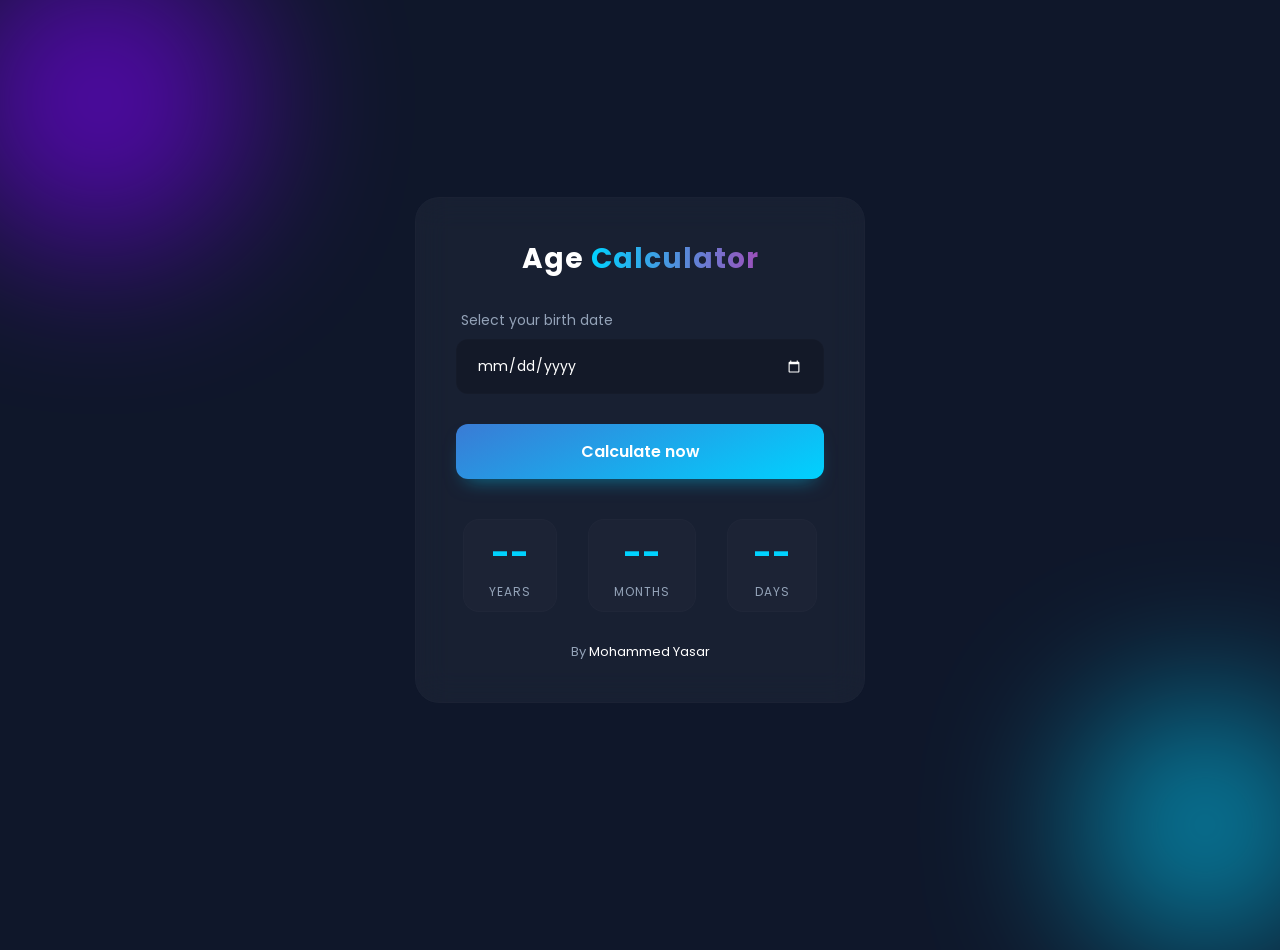
<file: age-calculator/index.html>
<!DOCTYPE html>
<html lang="en">
<head>
    <meta charset="UTF-8">
    <meta name="viewport" content="width=device-width, initial-scale=1.0">
    <title>Age Calculator</title>
    <!-- Link to external CSS -->
    <link rel="stylesheet" href="styles.css">
</head>
<body>

  <!-- Circles -->
  <div class="circle c1"></div>
  <div class="circle c2"></div>

  <!-- Main content -->
  <div class="container">
    <h1> Age <span>Calculator</span> </h1>
    
  <!-- Date input -->
    <div class="input-group">
      <label for="date-input">Select your birth date</label>
      <input type="date" id="date-input" required/>
    </div>
    
  <!-- Calculate button -->
    <button id="calculateBtn">Calculate now</button>

  <!-- Result display -->
    <div class="result-box">
      <div class="result-card">
        
        <span id="years" class="number">--</span>
        <span class="label">Years</span>
      </div>
      
      <div class="result-card">
        <span id="months" class="number">--</span>
        <span class="label">Months</span>
      </div>
      
      <div class="result-card">
        <span id="days" class="number">--</span>
        <span class="label">Days</span>
      </div>
    </div>

    <div class="footer-text">By <span>Mohammed Yasar</span></div>
  </div>
  
  <script src="main.js"></script>
</body>
</html>
</file>
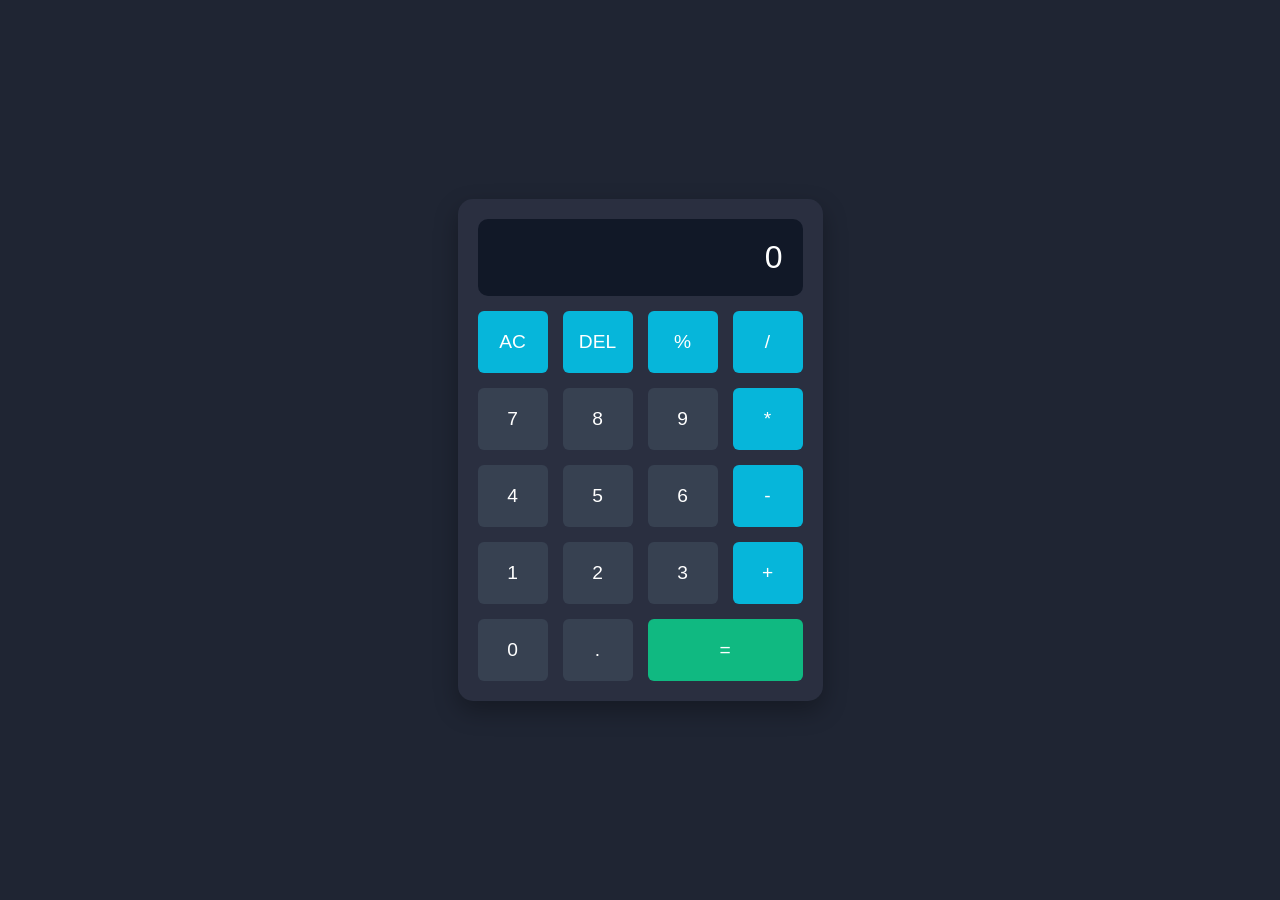
<file: calculator-app/index.html>
<!DOCTYPE html>
<html lang="en">

<head>
    <meta charset="UTF-8">
    <meta name="viewport" content="width=device-width, initial-scale=1.0">
    <link rel="stylesheet" href="styles.css">
    <title>Calculator</title>
</head>

<body>
    <div class="calculator">
        <div class="display" id="display">0</div>

        <div class="buttons">
            <button class="btn operator" onclick="clearDisplay()">AC</button>
            <button class="btn operator" onclick="deleteLast()">DEL</button>
            <button class="btn operator" onclick="appendValue('%')">%</button>
            <button class="btn operator" onclick="appendValue('/')">/</button>

            <button class="btn" onclick="appendValue('7')">7</button>
            <button class="btn" onclick="appendValue('8')">8</button>
            <button class="btn" onclick="appendValue('9')">9</button>
            <button class="btn operator" onclick="appendValue('*')">*</button>

            <button class="btn" onclick="appendValue('4')">4</button>
            <button class="btn" onclick="appendValue('5')">5</button>
            <button class="btn" onclick="appendValue('6')">6</button>
            <button class="btn operator" onclick="appendValue('-')">-</button>

            <button class="btn" onclick="appendValue('1')">1</button>
            <button class="btn" onclick="appendValue('2')">2</button>
            <button class="btn" onclick="appendValue('3')">3</button>
            <button class="btn operator" onclick="appendValue('+')">+</button>

            <button class="btn" onclick="appendValue('0')">0</button>
            <button class="btn" onclick="appendValue('.')">.</button>
            <button class="btn equal" onclick="calculate('=')">=</button>
        </div>
    </div>

    <script src="main.js"></script>
</body>

</html>
</file>
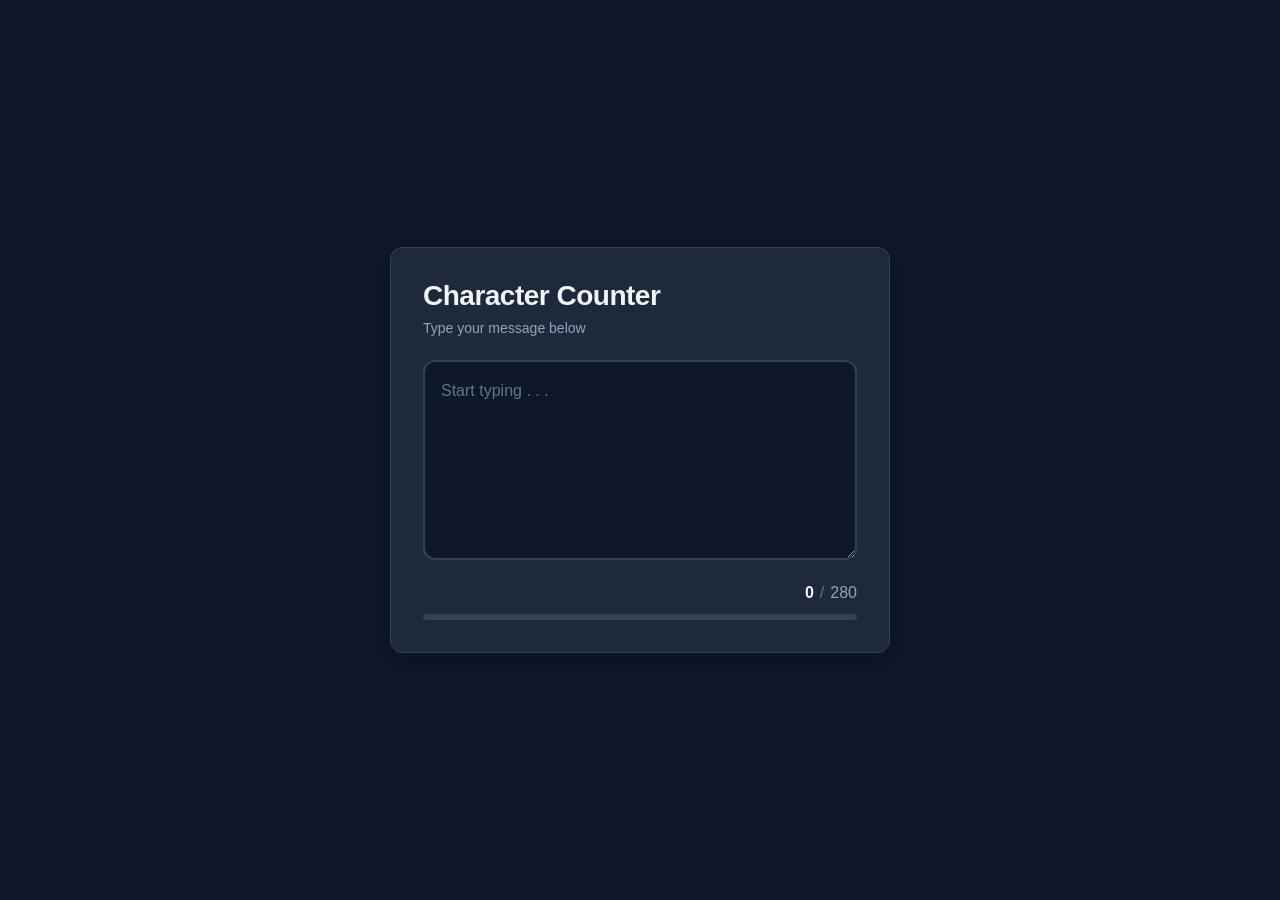
<file: character-counter/index.html>
<!DOCTYPE html>
<html lang="en">
<head>
  <meta charset="UTF-8">
  <meta name="viewport" content="width=device-width, initial-scale=1.0">
  <link rel="stylesheet" href="styles.css">
  <title>Character Counter</title>
</head>
<body>
  <div class="container">
    <div class="card">
      <!-- Card Header -->
      <div class="card-header">
        <h1>Character Counter</h1>
        <p class="subtitle">Type your message below</p>
      </div>
      <!-- Textarea -->
      <textarea
        id="textInput"
        class="text-input"
        placeholder="Start typing . . ."
        maxlength="280"
        ></textarea>
      <!-- Counter Information -->
      <div class="counter-wrapper">
        <div class="counter-info">
          <span class="current-count" id="currentCount">0</span>
          <span class="separator">/</span>
          <span class="max-count">280</span>
        </div>
        <!-- Progress Bar -->
        <div class="progress-bar">
          <div class="progress-fill" id="progressFill"></div>
        </div>
      </div>
    </div>
  </div>

  
  <script src="main.js"></script>
</body>
</html>
</file>
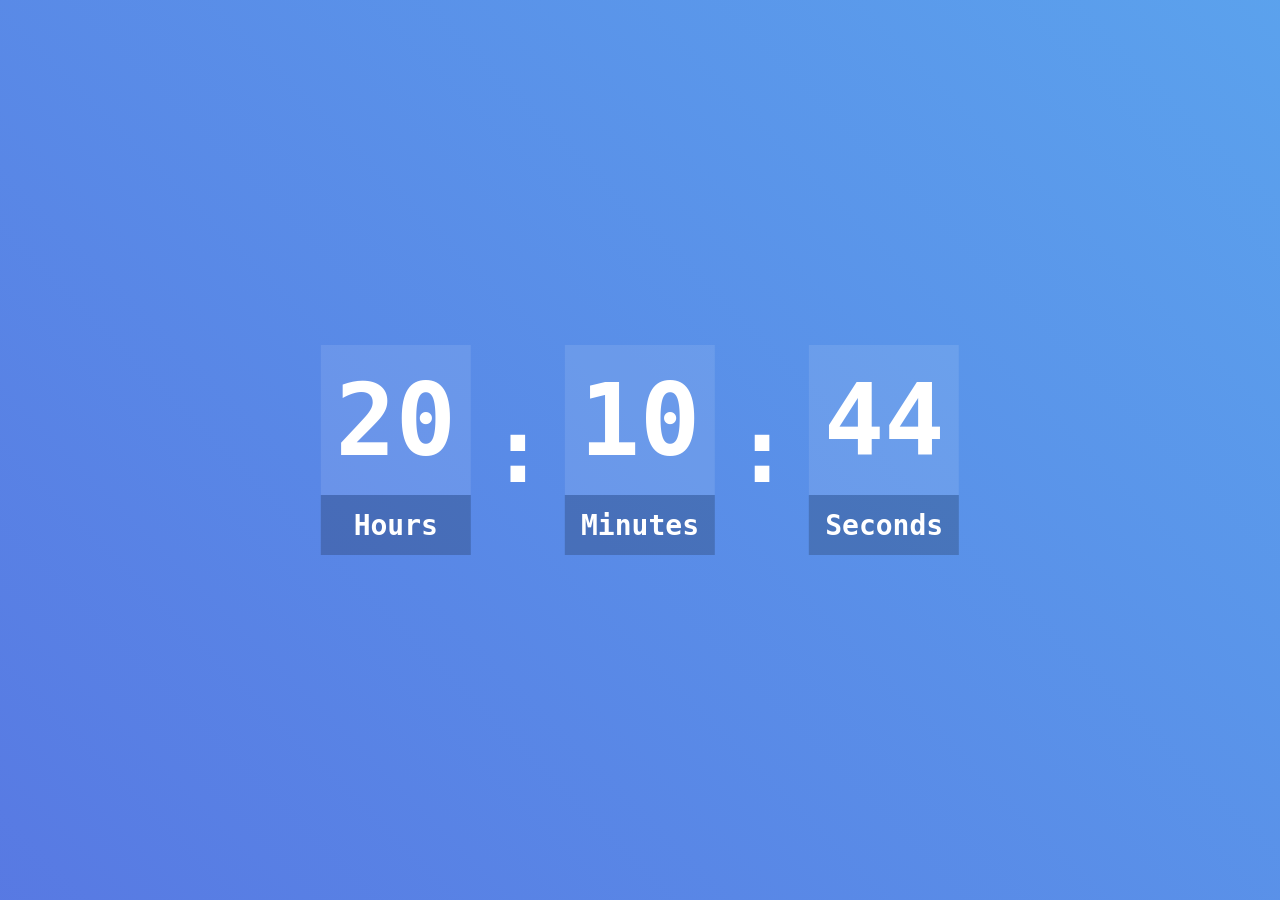
<file: digital-clock/index.html>
<!DOCTYPE html>
<html lang="en">
<head>
    <meta charset="UTF-8">
    <meta name="viewport" content="width=device-width, initial-scale=1.0">
    <title>Analog Clock</title>
    <link rel="stylesheet" href="style.css">
</head>
<body>
  <div class="container">
    <div class="section">
      <span class="time" id="hours">00</span>
      <span class="title">Hours</span>
    </div>
    <span class="colon">:</span>
    <div class="section">
      <span class="time" id="minutes">00</span>
      <span class="title">Minutes</span>
    </div>
    <span class="colon">:</span>
    <div class="section">
      <span class="time" id="seconds">00</span>
      <span class="title">Seconds</span>
    </div>
  </div>
  
  <script src="main.js"></script>
</body>
</html>
</file>
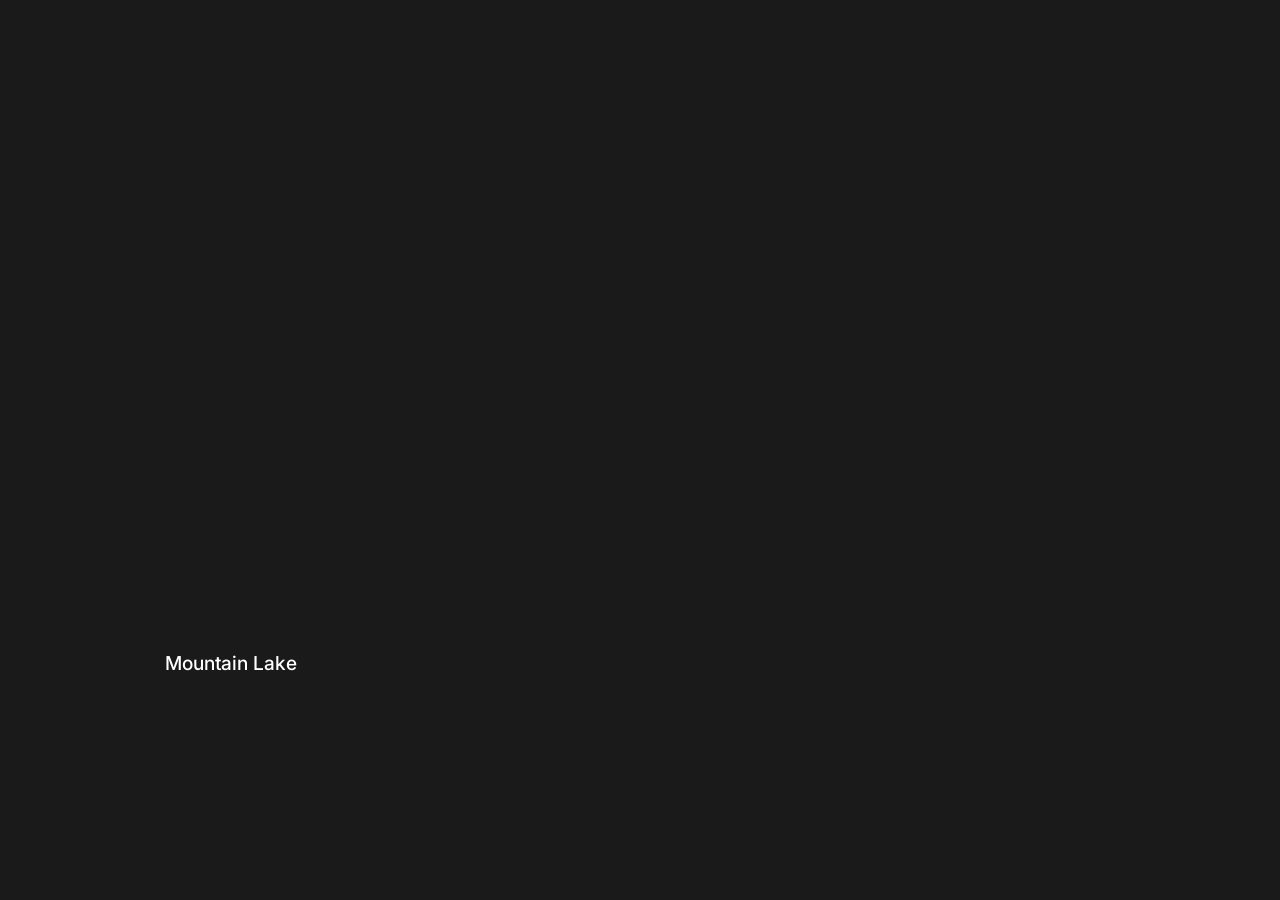
<file: expanding-gallery/index.html>
<!DOCTYPE html>
<html lang="en">
  <head>
    <meta charset="UTF-8" />
    <meta name="viewport" content="width=device-width, initial-scale=1.0" />
    <title>Expanding Gallery</title>
    <link rel="stylesheet" href="styles.css" />
  </head>
  <body>
    <div class="gallery">
      <div
        class="panel active"
        style="background-image: url('https://picsum.photos/id/10/800/600')"
      >
        <h3>Mountain Lake</h3>
      </div>

      <div class="panel" style="background-image: url('https://picsum.photos/id/14/800/600')">
        <h3>Ocean View</h3>
      </div>

      <div class="panel" style="background-image: url('https://picsum.photos/id/15/800/600')">
        <h3>Waterfall View</h3>
      </div>

      <div class="panel" style="background-image: url('https://picsum.photos/id/16/800/600')">
        <h3>Ocean Waves</h3>
      </div>

      <div class="panel" style="background-image: url('https://picsum.photos/id/17/800/600')">
        <h3>Forest Road</h3>
      </div>
    </div>

    <script src="main.js"></script>
  </body>
</html>
</file>
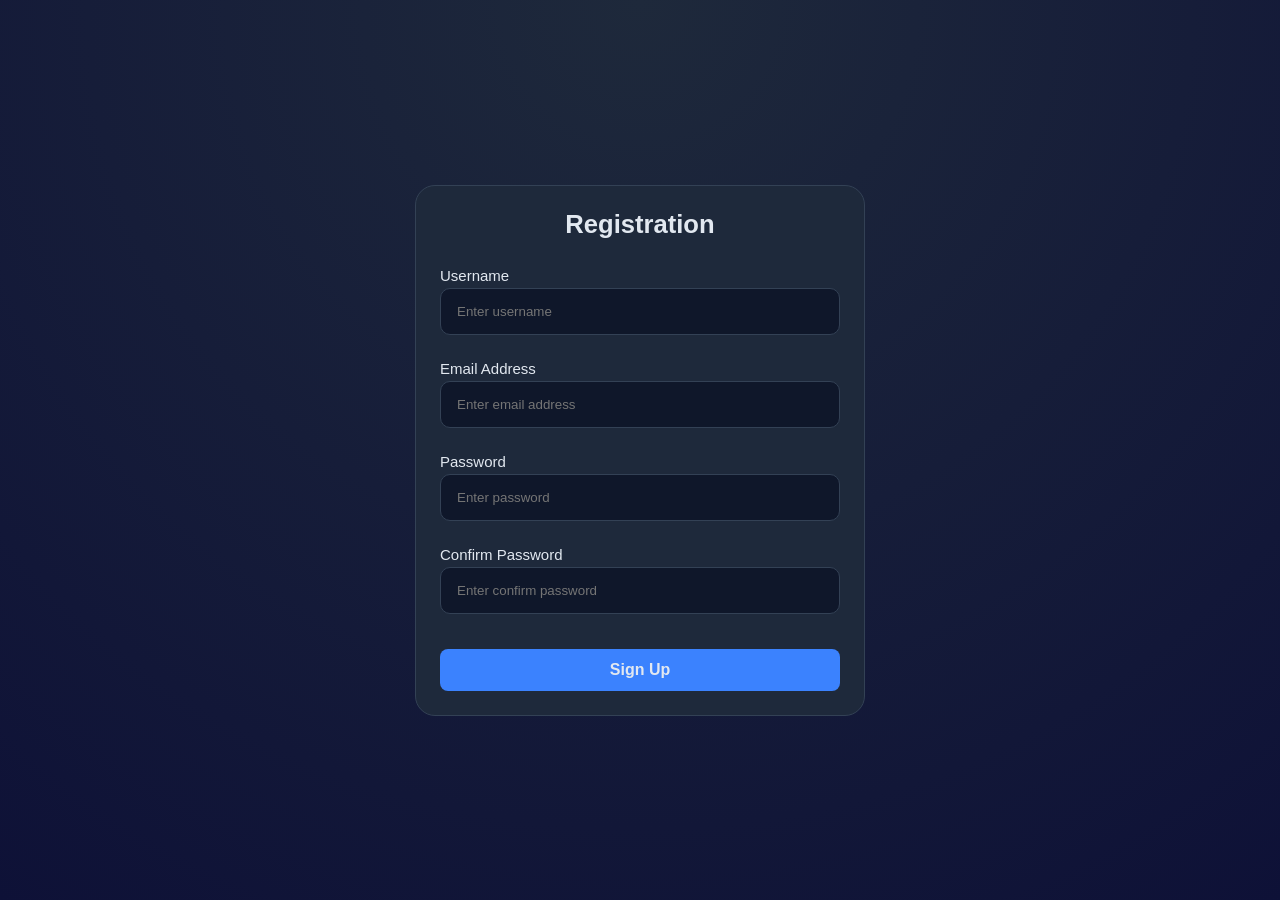
<file: form-validation/index.html>
<!DOCTYPE html>
<html lang="en">
<head>
  <meta charset="UTF-8">
  <meta name="viewport" content="width=device-width, initial-scale=1.0">
  <link rel="stylesheet" href="style.css">
  <title>Form Validation</title>
</head>
<body>
  <div class="container">
    <form action="/" id="form">
      <h1>Registration</h1>
      <!-- Input Box 1 -->
      <div class="input-box">
        <label for="username">Username</label>
        <input type="text" placeholder="Enter username" name="username" id="username">
        <div class="error"></div>
      </div>
      <!-- Input Box 2 -->
      <div class="input-box">
        <label for="email">Email Address</label>
        <input type="email" placeholder="Enter email address" name="email" id="email">
        <div class="error"></div>
      </div>
      <!-- Input Box 3 -->
      <div class="input-box">
        <label for="password">Password</label>
        <input type="password" placeholder="Enter password" name="password" id="password">
        <div class="error"></div>
      </div>
      <!-- Input Box 4 -->
      <div class="input-box">
        <label for="confirm-password">Confirm Password</label>
        <input type="password" placeholder="Enter confirm password" name="confirm-password" id="confirm-password">
        <div class="error"></div>
      </div>

      <button>Sign Up</button>
    </form>
  </div>


  
  <script src="script.js"></script>
</body>
</html>
</file>
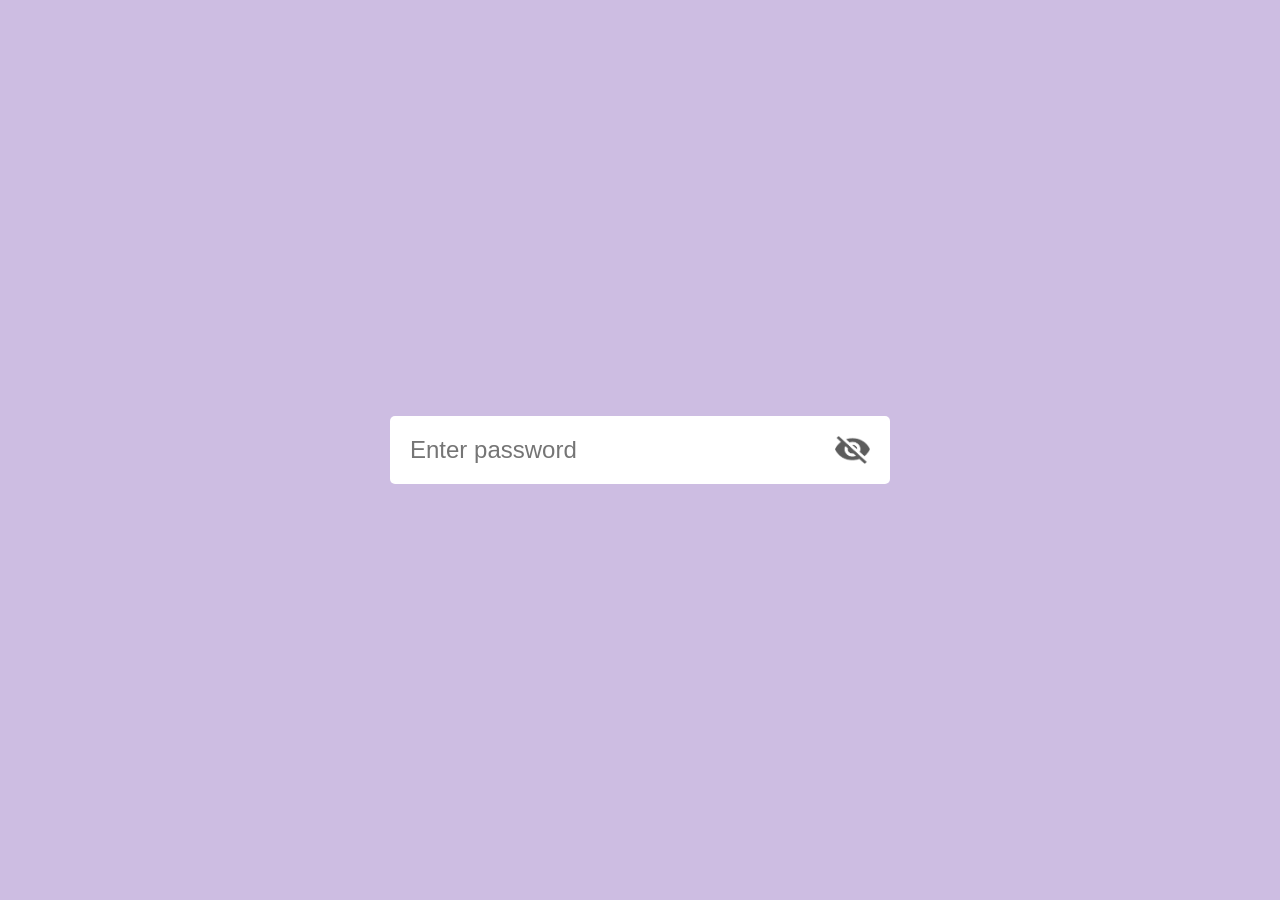
<file: hide-show-password/index.html>
<!DOCTYPE html>
<html lang="en">
<head>
    <meta charset="UTF-8">
    <meta name="viewport" content="width=device-width, initial-scale=1.0">
    <title>Hide and Show Password</title>
    <link rel="stylesheet" href="style.css">
</head>
<body>
  <div class="input-box">
    <input id="password" type="password" placeholder="Enter password"/>
    <img id="eyeIcon"src="./icons/eye-close.png" alt="Toggle-Eye-Image" />
  </div>
  <script src="main.js"></script>
</body>
</html>
</file>
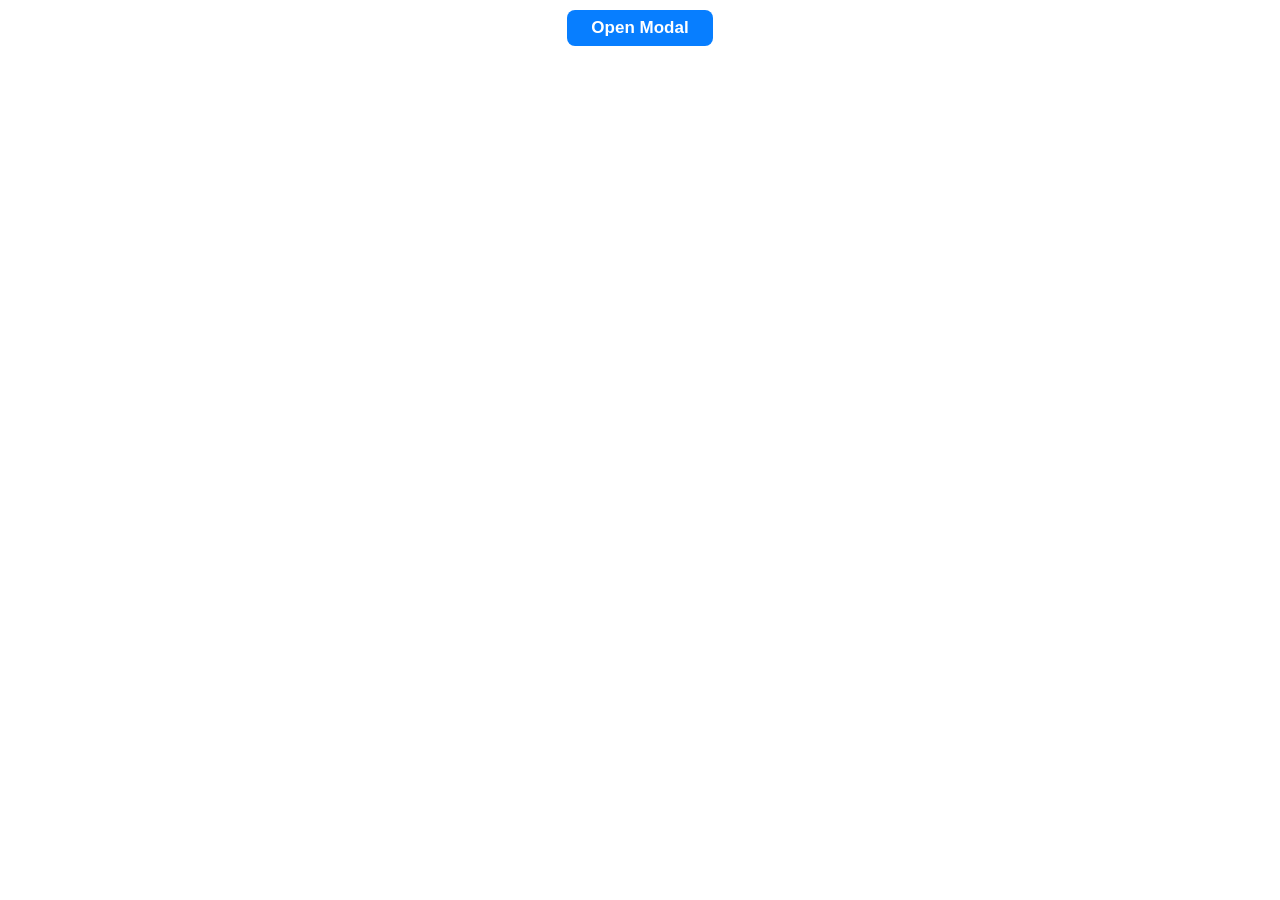
<file: modal-box/index.html>
<!DOCTYPE html>
<html lang="en">

<head>
    <meta charset="UTF-8">
    <meta name="viewport" content="width=device-width, initial-scale=1.0">
    <link rel="stylesheet" href="style.css">
    <title>Modal Box</title>
</head>

<body>

    <button class="open-modal-btn">Open Modal</button>

    <div class="modal-background">
        <div class="modal">
            <p>Lorem, ipsum dolor sit amet consectetur adipisicing elit. Hic nobis eos maiores, aspernatur earum beatae laudantium quas perferendis nihil?</p>
            <div class="buttons">
                <button class="close-btn">Close</button>
                <button class="submit-btn">Submit</button>
            </div>
        </div>
    </div>

    <script src="main.js"></script>
</body>

</html>
</file>
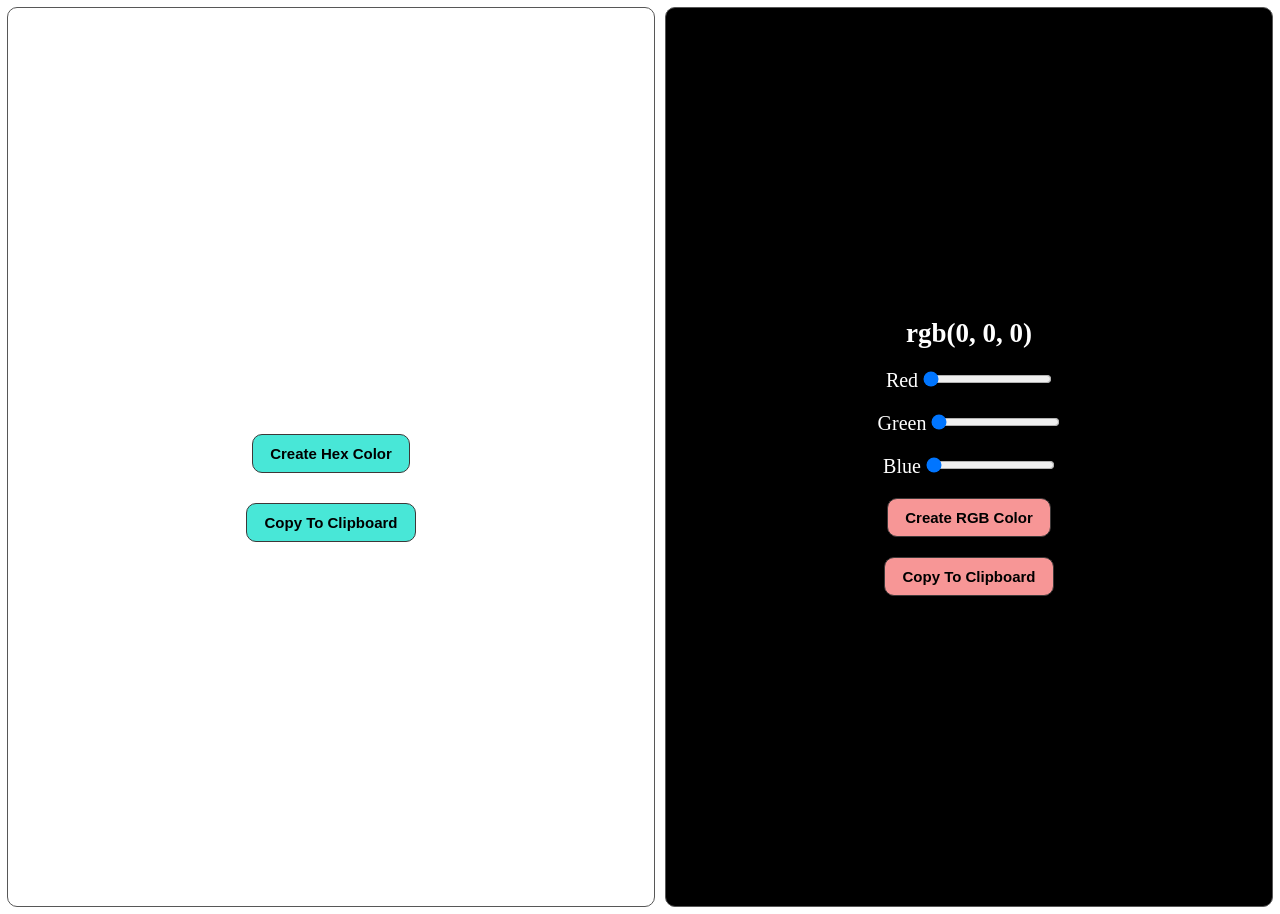
<file: random-color-generator/index.html>
<!DOCTYPE html>
<html lang="en">

<head>
    <meta charset="UTF-8">
    <meta name="viewport" content="width=device-width, initial-scale=1.0">
    <link rel="stylesheet" href="style.css">
    <title>Random Color Generator</title>
</head>

<body>
    <div class="random-color-generator-container">

        <div class="hex-color-container">
            <p class="hex-color-value">#ffffff</p>
            <button class="hex-btn">Create Hex Color</button>
            <button class="hex-copy-btn">Copy To Clipboard</button>
        </div>

        <div class="rgb-color-container">

            <p class="rgb-color-value">rgb(0, 0, 0)</p>

            <div>
                <label for="red">Red</label>
                <input type="range" min="0" max="255" value="0" id="red">
            </div>

            <div>
                <label for="green">Green</label>
                <input type="range" min="0" max="255" value="0" id="green">
            </div>

            <div>
                <label for="blue">Blue</label>
                <input type="range" min="0" max="255" value="0" id="blue">
            </div>
            <button class="rgb-btn">Create RGB Color</button>
            <button class="rgb-copy-btn">Copy To Clipboard</button>
        </div>

    </div>

    <script src="main.js"></script>
</body>

</html>
</file>
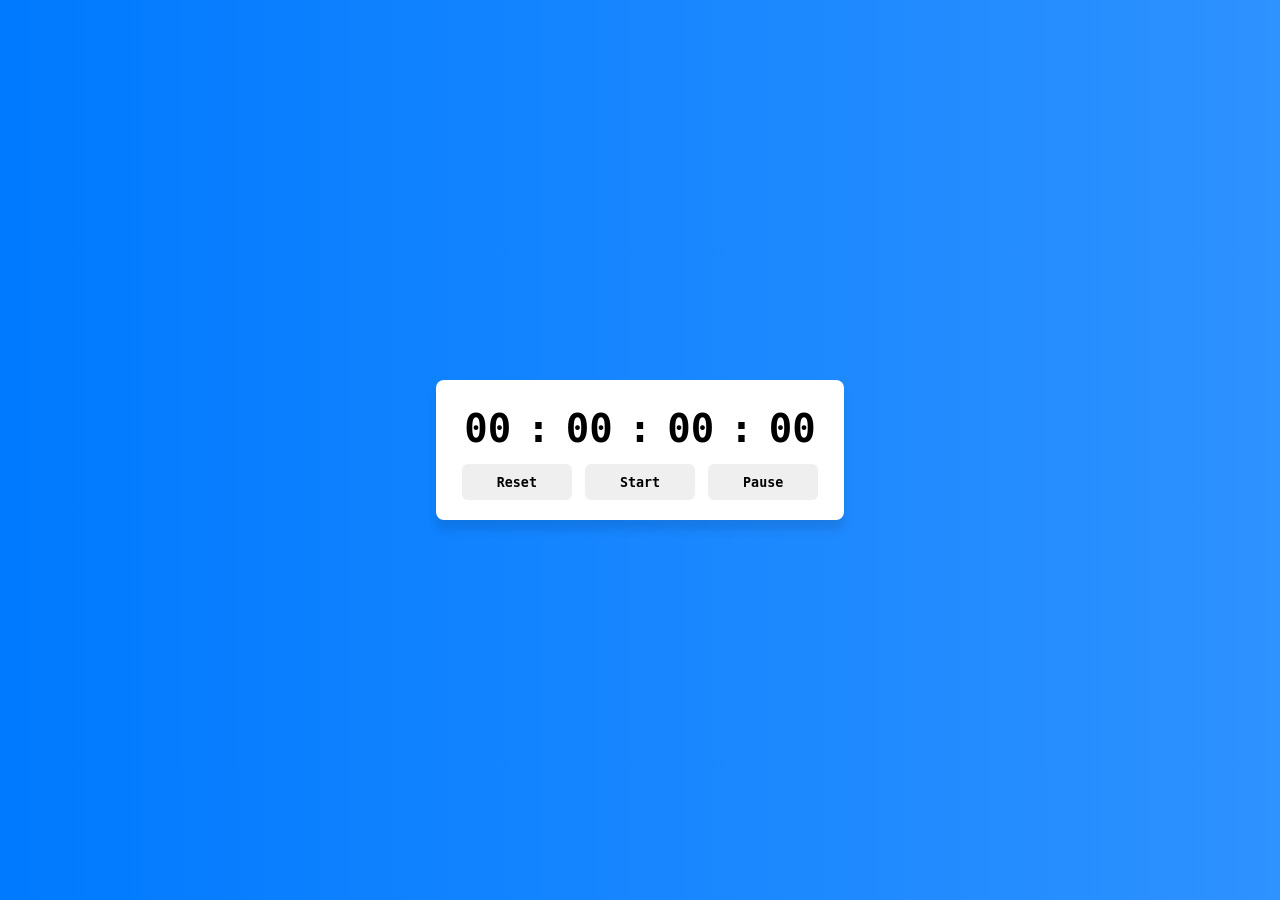
<file: stopwatch-app/index.html>
<!DOCTYPE html>
<html lang="en">
<head>
    <meta charset="UTF-8">
    <meta name="viewport" content="width=device-width, initial-scale=1.0">
    <title>Stopwatch App</title>
    <link rel="stylesheet" href="style.css">
</head>
<body>
  <main class="container">
    <!-- Timer Display -->
    <h1 class="timer">
      <div id="hour">00</div>
      <span>:</span>
      <div id="minute">00</div>
      <span>:</span>
      <div id="second">00</div>
      <span>:</span>
      <div id="milisecond">00</div>
    </h1>
    <!-- Buttons -->
    <div class="buttons">
      <button id="resetButton">Reset</button>
      <button id="startButton">Start</button>
      <button id="pauseButton" class="current-active-button">Pause</button>
    </div>
  </main>
  <script src="script.js"></script>
</body>
</html>
</file>
<file: age-calculator/styles.css>
@import url('https://fonts.googleapis.com/css2?family=Poppins:ital,wght@0,100;0,200;0,300;0,400;0,500;0,600;0,700;0,800;0,900;1,100;1,200;1,300;1,400;1,500;1,600;1,700;1,800;1,900&display=swap');


* {
  padding: 0;
  margin: 0;
  box-sizing: border-box;
  font-family: "Poppins", sans-serif;
}

:root {
  --primary-color: #00d2ff;
  --secondary-color: #3a7bd5;
  --bg-dark: #0f172a;
  --bg-glass: rgba(255, 255, 255, 0.04);
  --glass-border: rgba(255, 255, 255, 0.01);
  --primary-text-color: #ffffff;
  --secondary-text-color: #94a3b8;
}


body {
  background: var(--bg-dark);
  min-height: 100vh;
  display: flex;
  align-items: center;
  justify-content: center;
  overflow: hidden;
  position: relative;
}

/* Circles styles */

.circle {
  position: absolute;
  border-radius: 50%;
  filter: blur(80px);
  z-index: -1;
  opacity: 0.6;
}

.c1 {
  width: 300px;
  height: 300px;
  background: #7f00ff;
  top: -50px;
  left: -50px;
}
.c2 {
  width: 250px;
  height: 250px;
  background: #00d2ff;
  bottom: -50px;
  right: -50px
}

/* Container styles */

.container {
  width: 100%;
  max-width: 450px;
  background: var(--bg-glass);
  backdrop-filter: blur(16px);
  -webkit-backdrop-filter: blur(16px);
  border: 1px solid var(--glass-border);
  border-radius: 24px;
  padding: 40px;
  margin: 20px;
  text-align: center;
  box-shadow: 0 25px -12px rgba(0, 0, 0, 0.5);
}
h1 {
  color: var(--primary-text-color);
  font-size: 28px;
  font-weight: 700;
  letter-spacing: 1px;
  margin-bottom: 30px;
}
h1 span {
  background: linear-gradient(to right, var(--primary-color), #9d50bb);
  background-clip: text;
  -webkit-background-clip: text;
  -webkit-text-fill-color: transparent;
}

/* Input-group styles */

.input-group {
  margin-bottom: 30px;
  text-align: left;
}
label {
  display: block;
  color: var(--secondary-text-color);
  font-size: 14px;
  margin-bottom: 8px;
  margin-left: 5px;
}
input[type="date"] {
    width: 100%;
    padding: 15px 20px;
    border: 1px solid var(--glass-border);
    border-radius: 12px;
    outline: none;
    font-size: 14px;
    background: rgba(0, 0, 0, 0.2);
    color: #fff;
}

input[type="date"]::-webkit-calendar-picker-indicator {
  filter: invert(1);
}




/* Calculate button styles */
button {
  width: 100%;
  padding: 15px;
  border: none;
  border-radius: 12px;
  background: linear-gradient(155deg, var(--secondary-color), var(--primary-color));
  color: var(--primary-text-color);
  font-weight: 600;
  font-size: 16px;
  transition: transform 0.2s, box-shadow 0.2s;
  box-shadow: 0 10px 20px -10px rgba(0, 210, 255, 0.5);
  cursor: pointer;
}

button:hover {
  transform: translateY(-2px);
  box-shadow: 0 15px 25px -10px rgba(0, 210, 255, 0.5);
}
button:active {
  transform: translateY(0px);
}


/* Result display styles */
.result-box {
  display: flex;
  justify-content: space-around;
  flex: 1;
  align-items: center;
  gap: 18px;
  margin-top: 40px;
}

.result-card {
  display: flex;
  flex-direction: column;
  align-items: center;
  background: rgba(255, 255, 255, 0.02);
  border: 1px solid var(--glass-border);
  border-radius: 16px;
  padding: 10px 25px;
}
.result-card span {
  display: block;
}

.number {
  font-size: 32px;
  font-weight: 700;
  color: var(--primary-color);
  margin-bottom: 5px;
}

.label {
  color: var(--secondary-text-color);
  font-size: 12px;
  text-transform: uppercase;
  letter-spacing: 1px;
}


/* Footer text styles */
.footer-text {
  margin-top: 30px;
  font-size: 13px;
  color: var(--secondary-text-color);
}
.footer-text span {
  color: var(--primary-text-color);
}
</file>
<file: calculator-app/styles.css>
body {
    margin: 0;
    background-color: #1f2533;
    height: 100vh;
    display: flex;
    justify-content: center;
    align-items: center;
    font-family: sans-serif;
}

/* Calculator css */

.calculator {
    background-color: #2a2f40;
    padding: 20px;
    border-radius: 15px;
    box-shadow: 0 10px 25px rgba(0, 0, 0, 0.3);
}


/* Calculator display css */

.display {
    background-color: #111827;
    color: white;
    font-size: 2rem;
    padding: 20px;
    border-radius: 10px;
    text-align: right;
    margin-bottom: 15px;
    max-width: 285px;
}


/* Calculator Button css */

.buttons {
    display: grid;
    grid-template-columns: repeat(4, 70px);
    gap: 15px;
    justify-content: center;
}

.btn {
    display: flex;
    justify-content: center;
    align-items: center;
    padding: 20px;
    font-size: 1.2rem;
    border: none;
    border-radius: 6px;
    cursor: pointer;
    background-color: #374151;
    color: white;
    transition: all 0.3s ease;
}

.btn:hover {
    background-color: #4b5563;
}


.operator {
    background-color: #06b6da;
}

.operator:hover {
    background-color: #0891b2;
}


.equal {
    grid-column: span 2;
    background-color: #10b981;
}

.equal:hover {
    background-color: #059669;
}
</file>
<file: character-counter/styles.css>
* {
  padding: 0;
  margin: 0;
  box-sizing: border-box;
}

:root {
  --bg-primary: #0f172a;
  --bg-primary-light: #1e293b;
  --bg-secondary: #334155;
  
  --text-primary: #f1f5f9;
  --text-secondary: #94a3be;
  --text-dark: #64748b;

  --warning-color: #fbb214;
  --warning-color-light: #fcd34d;
  
  --danger-color: #ef4444;
  --danger-color-light: #f87171;
  
  --default-blue: #3b82f6;
  --default-blue-light: #60a5fa;
}

body {
  display: flex;
  align-items: center;
  justify-content: center;
  min-height: 100vh;
  padding: 20px;
  background-color: var(--bg-primary);
  font-family: sans-serif;
}

.container {
  width: 100%;
  max-width: 500px;
}

/* Card */

.card {
  background-color: var(--bg-primary-light);
  padding: 32px;
  border: 1px solid var(--bg-secondary);
  border-radius: 12px;
  box-shadow: 0 8px 24px rgba(0, 0, 0, 0.3);
}

.card-header {
  margin-bottom: 24px;
}

.card-header h1 {
  color: var(--text-primary);
  font-size: 28px;
  font-weight: 700;
  margin-bottom: 8px;
  letter-spacing: -0.5px;
}

.subtitle {
  font-size: 14px;
  color: var(--text-secondary);
}


/* Textarea */

.text-input {
  width: 100%;
  min-height: 200px;
  padding: 16px;
  background-color: var(--bg-primary);
  border: 2px solid var(--bg-secondary);
  border-radius: 12px;
  color: var(--text-primary);
  font-size: 16px;
  font-family: inherit;
  line-height: 1.6;
  resize: vertical;
  margin-bottom: 20px;
  transition: all 0.2s ease;
}

.text-input:focus {
  outline: none;
  border-color: var(--default-blue);
  background-color: var(--bg-primary-light);
}

.text-input::placeholder {
  color: var(--text-dark);
}


/* Counter Information */

.counter-wrapper {
  display: flex;
  flex-direction: column;
  gap: 12px;
}

.counter-info {
  display: flex;
  align-items: center;
  justify-content: flex-end;
  gap: 6px;
  font-size: 16px;
}

.current-count {
  color: var(--text-primary);
  font-weight: 600;
}

.current-count.warning {
  color: var(--warning-color);
}

.current-count.danger {
  color: var(--danger-color);
}

.separator {
  color: var(--text-dark);
}

.max-count {
  color: var(--text-secondary);
}


/* Progress Bar */

.progress-bar {
  width: 100%;
  height: 6px;
  background-color: var(--bg-secondary);
  border-radius: 10px;
  overflow: hidden;
}

.progress-fill {
  width: 0%;
  height: 100%;
  background: linear-gradient(90deg, 
                              var(--default-blue) 0%, 
                              var(--default-blue-light) 100%
                             );
  border-radius: 10px;
  transition: all 0.3s ease;
}


.progress-fill.warning {
  background: linear-gradient(90deg, 
                              var(--warning-color) 0%, 
                              var(--warning-color-light) 100%
                             );
}


.progress-fill.danger {
  background: linear-gradient(90deg, 
                              var(--danger-color) 0%, 
                              var(--danger-color-light) 100%
                             );
}
</file>
<file: digital-clock/style.css>
* {
  padding: 0;
  margin: 0;
  box-sizing: border-box;
  font-family: Monospace;
}

body {
  height: 100vh;
  width: 100%;
  background: linear-gradient(45deg, #5558DA, #5FD1F9);
  background-size: 300% 300%;
  animation: animate 4s ease-in-out infinite;
}

.container {
  position: absolute;
  left: 50%;
  top: 50%;
  transform: translate(-50%, -50%);
  display: flex;
  align-items: center;
  gap: 20px;
}

.section {
  display: flex;
  flex-direction: column;
  align-items: center;
  color: white;
  font-weight: 700;
}
.section .time {
  background: rgba(255, 255, 255, 0.1);
  height: 150px;
  width: 150px;
  font-size: 100px;
  display: flex;
  align-items: center;
  justify-content: center;
}
.section .title {
  background: rgba(0, 0, 0, 0.2);
  width: 150px;
  height: 60px;
  font-size: 28px;
  display: flex;
  justify-content: center;
  align-items: center;
}

.colon {
  font-size: 90px;
  color: white;
  font-weight: 800;
}

/* Animations */
@keyframes animate {
  0% {
    background-position: 0 50%;
  }
  50% {
    background-position: 100% 50%;
  }
  100% {
    background-position: 0 50%;
  }
}
</file>
<file: expanding-gallery/styles.css>
@import url(https://fonts.googleapis.com/css?family=Inter:100,200,300,regular,500,600,700,800,900,100italic,200italic,300italic,italic,500italic,600italic,700italic,800italic,900italic);

* {
  margin: 0;
  padding: 0;
  box-sizing: border-box;
  font-family: "Inter", sans-serif;
}

body {
  height: 100vh;
  display: flex;
  align-items: center;
  justify-content: center;
  background-color: #1a1a1a;
  padding: 20px;
}

.gallery {
  display: flex;
  gap: 12px;
  height: 500px;
  width: 100%;
  max-width: 1000px;
}

.panel {
  flex: 0.5;
  position: relative;
  overflow: hidden;
  background-size: cover;
  background-position: center;
  border-radius: 16px;
  cursor: pointer;
  transition: flex 0.5s ease;
}

.panel.active {
  flex: 4;
}

.panel::before {
  content: "";
  position: absolute;
  bottom: 0;
  left: 0;
  right: 0;
  height: 50%;
  background-color: linear-gradient(transparent, rgba(0, 0, 0, 0.5));
}

.panel h3 {
  position: absolute;
  bottom: 25px;
  left: 25px;
  color: #fff;
  font-size: 1.2rem;
  font-weight: 500;
  opacity: 0;
  transform: translateY(10px);
  transition: all 0.3s ease;
}

.panel.active h3 {
  opacity: 1;
  transform: translateY(0px);
  transition-delay: 0.3s;
}



/* Responsive */

@media (max-width: 768px) {

  .gallery {
    flex-direction: column;
    height: 500px;
    max-width: 500px;
  }

  .panel h3 {
    font-size: 1rem;
    bottom: 16px;
    left: 16px;
  }
  
}
</file>
<file: form-validation/style.css>
* {
  padding: 0;
  margin: 0;
  box-sizing: border-box;
  font-family: Arial, Helvetica, sans-serif;
}

:root {
  --bg-primary: #0e1137;
  --bg-secondary: #1e293b;
  --accent: #3b82fe;
  --accent-hover: #2563eb;
  --border-color: #334155;
  --text-primary: #e2e8f0;
  --bg-text-display: #0f172a;
}


body {
  height: 100vh;
  background: radial-gradient(circle at top, var(--bg-secondary), var(--bg-primary));
  color: var(--text-primary);
  display: flex;
  justify-content: center;
  align-items: center;
  padding: 24px;
}


#form {
  background-color: var(--bg-secondary);
  border: 1px solid var(--border-color);
  border-radius: 20px;
  width: 100%;
  width: 450px;
  padding: 24px;
  font-size: 12px;
}

#form h1 {
  font-size: 1.6rem;
  color: var(--text-primary);
  text-align: center;
  margin-bottom: 28px;
  animation: slide-in-down 1.3s ease;
}

/* Input Box */

.input-box {
  display: flex;
  flex-direction: column;
}

.input-box label {
  margin-bottom: 4px;
  font-size: 15px;
  color: var(--text-primary);
  animation: slide-in-left 1.3s ease;
}

.input-box input {
  background: var(--bg-text-display);
  border: 1px solid var(--border-color);
  color: var(--text-primary);
  padding: 15px 16px;
  border-radius: 10px;
  margin-bottom: 7px;
  animation: slide-in-left 1.3s ease;
}

.input-box input:focus {
  outline: 0;
}
.input-box.success input {
  border-color: #09c372;
}
.input-box.error input {
  border-color: #ff0000;
}

.input-box .error {
  color: #ff0000;
  font-size: 13px;
  margin-bottom: 18px;
  letter-spacing: 1px;
}


/* Sign Up Button */

#form button {
  width: 100%;
  background: var(--accent);
  color: var(--text-primary);
  padding: 12px;
  margin-top: 10px;
  font-size: 1rem;
  font-weight: 600;
  border: none;
  border-radius: 8px;
  transition: all 0.3s ease;
  animation: slide-in-up 1.3s ease;
  cursor: pointer;
}

#form button:hover {
  background: var(--accent-hover);
}





/* Responsive - For Mobile */

@media (max-width: 678px) {

  #form {
    max-width: 320px;
  }

  #form h1 {
    font-size: 1.3rem;
  }

  .input-box label {
    font-size: 13px;
    font-weight: 500;
  }

  .input-box input {
    font-size: 13px;
    padding: 11px 12px;
  }

  .input-box .error {
    font-size: 11px;
  }

  #form button {
    padding: 10px;
  }
}






/* Animations */


@keyframes slide-in-down {
  0% {
    transform: translateY(-20px);
    opacity: 0;
  }
  100% {
    transform: translateY(0);
    opacity: 1;
  }
}


@keyframes slide-in-up {
  0% {
    transform: translateY(25px);
    opacity: 0;
  }
  100% {
    transform: translateY(0);
    opacity: 1;
  }
}


@keyframes slide-in-left {
  0% {
    transform: translateX(-20px);
    opacity: 0;
  }
  100% {
    transform: translateX(0);
    opacity: 1;
  }
}
</file>
<file: hide-show-password/style.css>
* {
  padding: 0;
  margin: 0;
  box-sizing: border-box;
  font-family: Arial, Helvetica, sans-serif;
}

body {
  height: 100vh;
  width: 100%;
  background: #a78acb8e;
  display: flex;
  justify-content: center;
  align-items: center
}

.input-box {
  background: #fff;
  width: 90%;
  max-width: 500px;
  border-radius: 5px;
  padding: 10px 20px;
  margin: 300px auto;
  display: flex;
  align-items: center;
}

.input-box input {
  width: 100%;
  padding: 10px 0;
  border: none;
  outline: none;
  border-radius: 12px;
  font-size: 24px;
  color: #555;
}


/* Below code removes by-default eye-icon provided by browsers */
input[type="password"]::-ms-reveal,
input[type="password"]::-ms-clear {
  display: none;
}

.input-box img{
  width: 35px;
  cursor: pointer;
}
</file>
<file: modal-box/style.css>
* {
    padding: 0;
    margin: 0;
    box-sizing: border-box;
}

body {
    padding: 10px;
    text-align: center;
}

p {
    font-family: Arial, Helvetica, sans-serif;
    font-size: 16px;
    color: #555;
    margin-bottom: 15px;
}


/* Modal css */

.modal-background {
    display: none;
    background-color: rgba(0, 0, 0, 0.2);
    position: fixed;
    top: 0;
    left: 0;
    width: 100%;
    height: 100%;
    z-index: 1;
}

.modal {
    background-color: whitesmoke;
    position: absolute;
    top: 50%;
    left: 50%;
    transform: translate(-50%, -50%); 
    width: 400px;
    height: auto;
    padding: 30px;
    border-radius: 8px;
    display: flex;
    flex-direction: column;
    gap: 25px;
    animation-name: animateModal;
    animation-duration: 0.8s;
}



/* Buttons css */

.buttons {
    display: flex;
    justify-content: space-evenly;
}

button {
    padding: 8px 24px;
    border: none;
    border-radius: 8px;
    background-color: #077EFF;
    font-weight: 600;
    font-size: 17px;
    color: #fff;
    font-family: 'Segoe UI', Tahoma, Geneva, Verdana, sans-serif;
    cursor: pointer;
}
button:hover {
    background-color: #077fffcf;
}

.close-btn {
    background-color: red;
}
.close-btn:hover {
    background-color: rgba(255, 0, 0, 0.71);
}

.submit-btn {
    background-color: green;
}
.submit-btn:hover {
    background-color: rgba(0, 128, 0, 0.812);
}




/* Animation for Modal */

@keyframes animateModal {
    from {
        top: -200px;
        opacity: 0;
    }

    to {
        top: 50%;
        opacity: 1;
    }
}
</file>
<file: random-color-generator/style.css>
* {
    padding: 0;
    margin: 0;
    box-sizing: border-box;
}

body {
    padding: 7px;
    font-size: 20px;
}

.random-color-generator-container {
    display: flex;
    gap: 10px;
}

.hex-color-container  {
    display: flex;
    flex-direction: column;
    gap: 30px;
    justify-content: center;
    align-items: center;
    min-height: 100vh;
    flex: 1;
    background-color: #ffffff;
    padding: 20px;
    border: 1px solid rgb(87, 87, 87);
    border-radius: 10px;
}

.hex-color-value {
    font-size: 27px;
    font-weight: bold;
    color: white;
}
.rgb-color-value {
     font-size: 27px;
    font-weight: bold;
    color: white;
}

.rgb-color-container {
    display: flex;
    justify-content: center;
    align-items: center;
    min-height: 100vh;
    flex: 1;
    background-color: black;
    border: 1px solid rgb(87, 87, 87);
    border-radius: 10px;
}

.hex-color-container button {
    padding: 10px 17px;
    font-size: 15px;
    font-weight: bold;
    background-color: rgb(72, 231, 215);
    border: 1px solid rgb(61, 56, 56);
    border-radius: 10px;
}

.rgb-color-container {
    display: flex;
    flex-direction: column;
    gap: 20px;
    color: white;
}

.rgb-color-container button {
    padding: 10px 17px;
    font-size: 15px;
    font-weight: bold;
    background-color: rgb(247, 150, 150);
    border: 1px solid rgb(61, 56, 56);
    border-radius: 10px;
}
</file>
<file: stopwatch-app/style.css>
* {
  margin: 0;
  padding: 0;
  box-sizing: border-box;
  font-family: Monospace;
}

body {
  height: 100vh;
  width: 100%;
  display: flex;
  align-items: center;
  justify-content: center;
  background: linear-gradient(to right, #007AFF, #2E92FF);
}

.container {
  display: flex;
  flex-direction: column;
  gap: 1rem;
  padding: 2rem 2rem 1.5rem;
  background: white;
  border-radius: 8px;
  box-shadow: 0 10px 10px rgba(0, 0, 0, 0.1);
}

.timer {
  display: flex;
  gap: 1rem;
  font-size: 3rem;
}
.timer div {
  width: 4rem;
  text-align: center;
}

.buttons {
  display: flex;
  gap: 1rem;
}

.buttons button {
  width: 100%;
  padding: 0.8rem;
  border: none;
  border-radius: 6px;
  font-weight: 600;
  cursor: pointer;
  transition: 0.3s ease;
  
.buttons button:active {
  transform: scale(0.95);
}
.current-active-button {
  background-color: #007AFF;
  color: white;
  box-shadow: 0 10px 10px rgba(0, 125, 255, 0.25);
}
</file>
